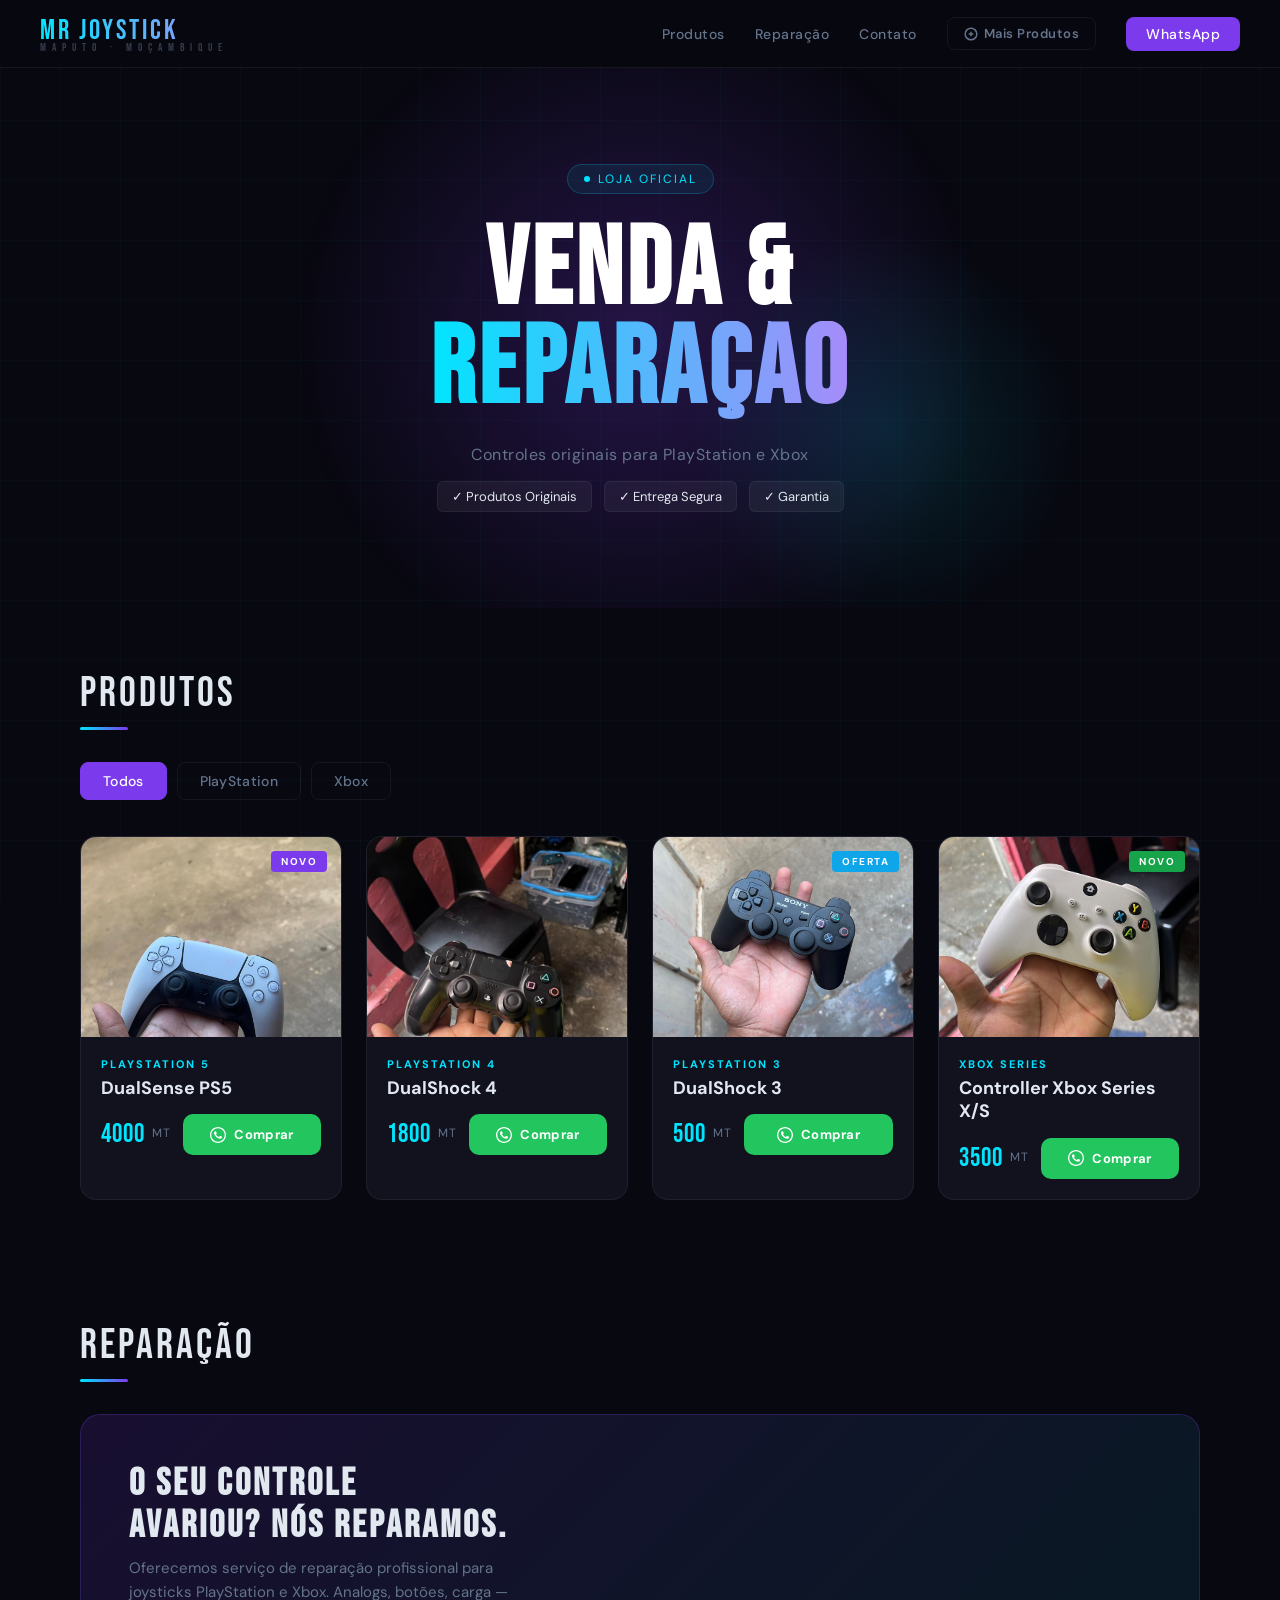
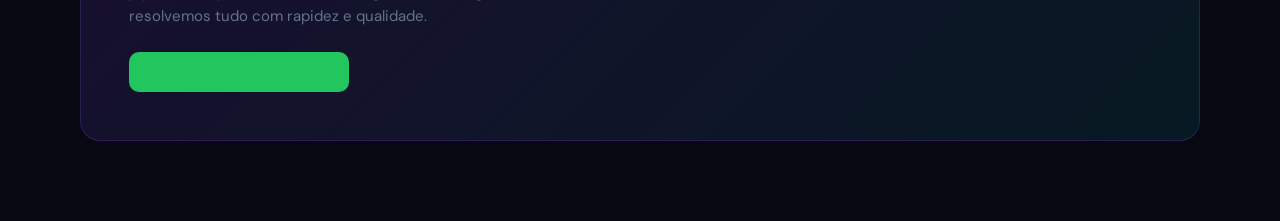
<file: index.html>
<!doctype html>
<html lang="pt">
<head>
<meta charset="utf-8" />
<meta name="viewport" content="width=device-width,initial-scale=1" />
<title>MR JOYSTICK — Loja Profissional</title>
<link href="https://fonts.googleapis.com/css2?family=Bebas+Neue&family=DM+Sans:wght@300;400;500;700&display=swap" rel="stylesheet">
<link rel="stylesheet" href="styles.css">
</head>
<script src="script.js"></script>
<body>

<header>
  <div class="logo">
    MR JOYSTICK
    <span>MAPUTO · MOÇAMBIQUE</span>
  </div>
  <nav>
    <a href="#produtos" class="main-only">Produtos</a>
    <a href="#reparacao" class="main-only">Reparação</a>
    <a href="#contato" class="main-only">Contato</a>
    <button class="extras-nav-btn" onclick="toggleExtras()" id="extras-btn">
      <svg width="14" height="14" viewBox="0 0 24 24" fill="none" stroke="currentColor" stroke-width="2.5"><circle cx="12" cy="12" r="10"/><line x1="12" y1="8" x2="12" y2="16"/><line x1="8" y1="12" x2="16" y2="12"/></svg>
      Mais Produtos
    </button>
    <a href="https://wa.me/258876709289" class="nav-cta" target="_blank">WhatsApp</a>
  </nav>
</header>

<div id="page-main">

  <section class="hero">
    <div class="hero-glow"></div>
    <div class="hero-glow2"></div>
    <div class="hero-content">
      <div class="hero-badge">LOJA OFICIAL</div>
      <h1>
        <span class="line1">VENDA &</span>
        <span class="line2">REPARAÇÃO</span>
      </h1>
      <p class="hero-sub">Controles originais para PlayStation e Xbox</p>
      <div class="hero-pills">
        <span class="pill">✓ Produtos Originais</span>
        <span class="pill">✓ Entrega Segura</span>
        <span class="pill">✓ Garantia</span>
      </div>
    </div>
  </section>

  <section id="produtos">
    <div class="section">
      <div class="section-title">Produtos</div>
      <div class="section-line"></div>
      <div class="filters">
        <button class="filter-btn active" onclick="filtrar('all', this)">Todos</button>
        <button class="filter-btn" onclick="filtrar('ps', this)">PlayStation</button>
        <button class="filter-btn" onclick="filtrar('xbox', this)">Xbox</button>
      </div>
      <div class="card-grid" id="lista">

        <div class="card" data-cat="ps">
          <img class="card-img" src="WhatsApp Image 2026-04-23 at 23.48.47.jpeg" alt="PS5" onerror="this.style.display='none'; this.nextElementSibling.style.display='flex';">
          <div class="card-img-placeholder" style="display:none;">🎮</div>
          <span class="card-badge">NOVO</span>
          <div class="card-body">
            <span class="card-tag">PLAYSTATION 5</span>
            <h3>DualSense PS5</h3>
            <div class="card-footer">
              <div class="price">4000 <sub>MT</sub></div>
              <a href="#" onclick="comprar('DualSense PS5 — 4000MT'); return false;" class="btn-buy">
                <svg width="16" height="16" viewBox="0 0 24 24" fill="currentColor"><path d="M17.472 14.382c-.297-.149-1.758-.867-2.03-.967-.273-.099-.471-.148-.67.15-.197.297-.767.966-.94 1.164-.173.199-.347.223-.644.075-.297-.15-1.255-.463-2.39-1.475-.883-.788-1.48-1.761-1.653-2.059-.173-.297-.018-.458.13-.606.134-.133.298-.347.446-.52.149-.174.198-.298.298-.497.099-.198.05-.371-.025-.52-.075-.149-.669-1.612-.916-2.207-.242-.579-.487-.5-.669-.51-.173-.008-.371-.01-.57-.01-.198 0-.52.074-.792.372-.272.297-1.04 1.016-1.04 2.479 0 1.462 1.065 2.875 1.213 3.074.149.198 2.096 3.2 5.077 4.487.709.306 1.262.489 1.694.625.712.227 1.36.195 1.871.118.571-.085 1.758-.719 2.006-1.413.248-.694.248-1.289.173-1.413-.074-.124-.272-.198-.57-.347z"/><path d="M12 0C5.373 0 0 5.373 0 12s5.373 12 12 12 12-5.373 12-12S18.627 0 12 0zm0 22C6.486 22 2 17.514 2 12S6.486 2 12 2s10 4.486 10 10-4.486 10-10 10z"/></svg>
                Comprar
              </a>
            </div>
          </div>
        </div>

        <div class="card" data-cat="ps">
          <img class="card-img" src="WhatsApp Image 2026-04-23 at 23.48.47 (2).jpeg" alt="PS4" onerror="this.style.display='none'; this.nextElementSibling.style.display='flex';">
          <div class="card-img-placeholder" style="display:none;">🎮</div>
          <div class="card-body">
            <span class="card-tag">PLAYSTATION 4</span>
            <h3>DualShock 4</h3>
            <div class="card-footer">
              <div class="price">1800 <sub>MT</sub></div>
              <a href="#" onclick="comprar('DualShock PS4 — 1800MT'); return false;" class="btn-buy">
                <svg width="16" height="16" viewBox="0 0 24 24" fill="currentColor"><path d="M17.472 14.382c-.297-.149-1.758-.867-2.03-.967-.273-.099-.471-.148-.67.15-.197.297-.767.966-.94 1.164-.173.199-.347.223-.644.075-.297-.15-1.255-.463-2.39-1.475-.883-.788-1.48-1.761-1.653-2.059-.173-.297-.018-.458.13-.606.134-.133.298-.347.446-.52.149-.174.198-.298.298-.497.099-.198.05-.371-.025-.52-.075-.149-.669-1.612-.916-2.207-.242-.579-.487-.5-.669-.51-.173-.008-.371-.01-.57-.01-.198 0-.52.074-.792.372-.272.297-1.04 1.016-1.04 2.479 0 1.462 1.065 2.875 1.213 3.074.149.198 2.096 3.2 5.077 4.487.709.306 1.262.489 1.694.625.712.227 1.36.195 1.871.118.571-.085 1.758-.719 2.006-1.413.248-.694.248-1.289.173-1.413-.074-.124-.272-.198-.57-.347z"/><path d="M12 0C5.373 0 0 5.373 0 12s5.373 12 12 12 12-5.373 12-12S18.627 0 12 0zm0 22C6.486 22 2 17.514 2 12S6.486 2 12 2s10 4.486 10 10-4.486 10-10 10z"/></svg>
                Comprar
              </a>
            </div>
          </div>
        </div>

        <div class="card" data-cat="ps">
          <img class="card-img" src="WhatsApp Image 2026-04-23 at 23.48.47 (1).jpeg" alt="PS3" onerror="this.style.display='none'; this.nextElementSibling.style.display='flex';">
          <div class="card-img-placeholder" style="display:none;">🎮</div>
          <span class="card-badge" style="background:#0ea5e9;">OFERTA</span>
          <div class="card-body">
            <span class="card-tag">PLAYSTATION 3</span>
            <h3>DualShock 3</h3>
            <div class="card-footer">
              <div class="price">500 <sub>MT</sub></div>
              <a href="#" onclick="comprar('DualShock PS3 — 500MT'); return false;" class="btn-buy">
                <svg width="16" height="16" viewBox="0 0 24 24" fill="currentColor"><path d="M17.472 14.382c-.297-.149-1.758-.867-2.03-.967-.273-.099-.471-.148-.67.15-.197.297-.767.966-.94 1.164-.173.199-.347.223-.644.075-.297-.15-1.255-.463-2.39-1.475-.883-.788-1.48-1.761-1.653-2.059-.173-.297-.018-.458.13-.606.134-.133.298-.347.446-.52.149-.174.198-.298.298-.497.099-.198.05-.371-.025-.52-.075-.149-.669-1.612-.916-2.207-.242-.579-.487-.5-.669-.51-.173-.008-.371-.01-.57-.01-.198 0-.52.074-.792.372-.272.297-1.04 1.016-1.04 2.479 0 1.462 1.065 2.875 1.213 3.074.149.198 2.096 3.2 5.077 4.487.709.306 1.262.489 1.694.625.712.227 1.36.195 1.871.118.571-.085 1.758-.719 2.006-1.413.248-.694.248-1.289.173-1.413-.074-.124-.272-.198-.57-.347z"/><path d="M12 0C5.373 0 0 5.373 0 12s5.373 12 12 12 12-5.373 12-12S18.627 0 12 0zm0 22C6.486 22 2 17.514 2 12S6.486 2 12 2s10 4.486 10 10-4.486 10-10 10z"/></svg>
                Comprar
              </a>
            </div>
          </div>
        </div>

        <div class="card" data-cat="xbox">
          <img class="card-img" src="WhatsApp Image 2026-04-24 at 00.13.29.jpeg" alt="Xbox" onerror="this.style.display='none'; this.nextElementSibling.style.display='flex';">
          <div class="card-img-placeholder" style="display:none;">🎮</div>
          <span class="card-badge" style="background:#16a34a;">NOVO</span>
          <div class="card-body">
            <span class="card-tag">XBOX SERIES</span>
            <h3>Controller Xbox Series X/S</h3>
            <div class="card-footer">
              <div class="price">3500 <sub>MT</sub></div>
              <a href="#" onclick="comprar('Controller Xbox Series — 3500MT'); return false;" class="btn-buy">
                <svg width="16" height="16" viewBox="0 0 24 24" fill="currentColor"><path d="M17.472 14.382c-.297-.149-1.758-.867-2.03-.967-.273-.099-.471-.148-.67.15-.197.297-.767.966-.94 1.164-.173.199-.347.223-.644.075-.297-.15-1.255-.463-2.39-1.475-.883-.788-1.48-1.761-1.653-2.059-.173-.297-.018-.458.13-.606.134-.133.298-.347.446-.52.149-.174.198-.298.298-.497.099-.198.05-.371-.025-.52-.075-.149-.669-1.612-.916-2.207-.242-.579-.487-.5-.669-.51-.173-.008-.371-.01-.57-.01-.198 0-.52.074-.792.372-.272.297-1.04 1.016-1.04 2.479 0 1.462 1.065 2.875 1.213 3.074.149.198 2.096 3.2 5.077 4.487.709.306 1.262.489 1.694.625.712.227 1.36.195 1.871.118.571-.085 1.758-.719 2.006-1.413.248-.694.248-1.289.173-1.413-.074-.124-.272-.198-.57-.347z"/><path d="M12 0C5.373 0 0 5.373 0 12s5.373 12 12 12 12-5.373 12-12S18.627 0 12 0zm0 22C6.486 22 2 17.514 2 12S6.486 2 12 2s10 4.486 10 10-4.486 10-10 10z"/></svg>
                Comprar
              </a>
            </div>
          </div>
        </div>

      </div>
    </div>
  </section>

  <section id="reparacao">
    <div class="section">
      <div class="section-title">Reparação</div>
      <div class="section-line"></div>
      <div class="repair-banner">
        <div class="repair-text">
          <h2>O seu controle<br>avariou? Nós reparamos.</h2>
          <p>Oferecemos serviço de reparação profissional para joysticks PlayStation e Xbox. Analogs, botões, carga — resolvemos tudo com rapidez e qualidade.</p>
          <a href="https://wa.me/258876709289?text=Olá%2C%20preciso%20de%20reparação%20de%20controle." target="_blank" class="btn-buy" style="margin-top:24px;max-width:220px;">
            <svg width="16" height="16" viewBox="0 0 24 24" fill="currentColor"><path d="M17.472 14.382c-.297-.149-1.758-.867-2.03-.967-.273-.099-.471-.148-.67.15-.197.297-.767.966-.94 1.164-.173.199-.347.223-.644.075-.297-.15-1.255-.463-2.39-1.475-.883-.788-1.48-1.761-1.653-2.059-.173-.297-.018-.458.13
</file>
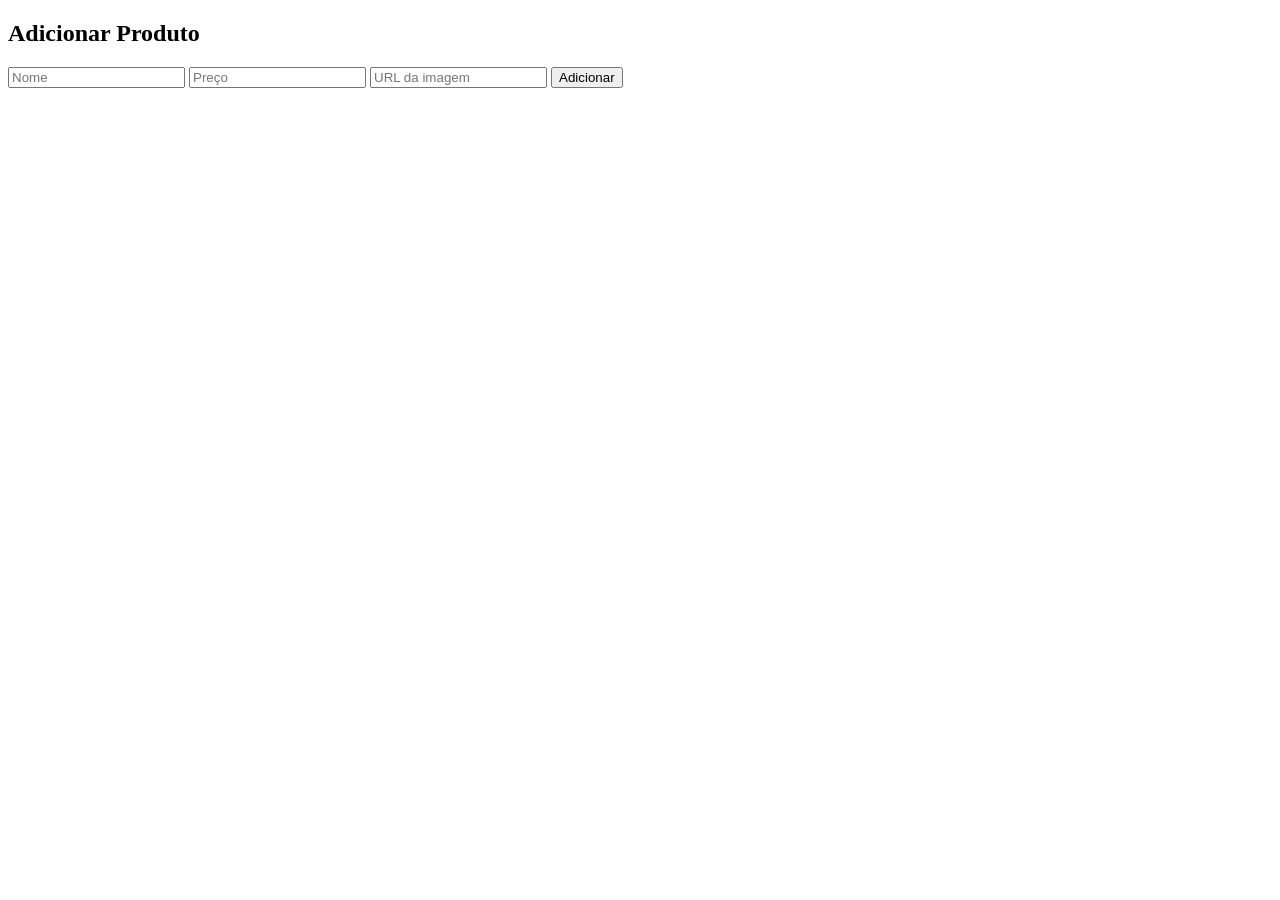
<file: admin.html>
<!DOCTYPE html>
<html>
<head>
<title>Admin</title>
</head>
<body>

<h2>Adicionar Produto</h2>

<form id="form">
<input type="text" id="nome" placeholder="Nome" required>
<input type="text" id="preco" placeholder="Preço" required>
<input type="text" id="imagem" placeholder="URL da imagem" required>
<button type="submit">Adicionar</button>
</form>

<script>
document.getElementById('form').addEventListener('submit', function(e){
 e.preventDefault();

 let produtos = JSON.parse(localStorage.getItem('produtos')) || [];

 produtos.push({
  nome: document.getElementById('nome').value,
  preco: document.getElementById('preco').value,
  imagem: document.getElementById('imagem').value
 });

 localStorage.setItem('produtos', JSON.stringify(produtos));

 alert('Produto adicionado!');
});
</script>

</body>
</html>
</file>
<file: styles.css>
:root {
  --bg: #080810;
  --surface: #0f0f1e;
  --card: #12121f;
  --border: rgba(255,255,255,0.06);
  --accent: #00e5ff;
  --accent2: #7c3aed;
  --green: #22c55e;
  --text: #e2e8f0;
  --muted: #64748b;
}

*, *::before, *::after { box-sizing: border-box; margin: 0; padding: 0; }

body {
  font-family: 'DM Sans', sans-serif;
  background: var(--bg);
  color: var(--text);
  overflow-x: hidden;
}

::-webkit-scrollbar { width: 6px; }
::-webkit-scrollbar-track { background: var(--bg); }
::-webkit-scrollbar-thumb { background: var(--accent2); border-radius: 3px; }

body::before {
  content: '';
  position: fixed;
  inset: 0;
  background-image:
    linear-gradient(rgba(0,229,255,0.03) 1px, transparent 1px),
    linear-gradient(90deg, rgba(0,229,255,0.03) 1px, transparent 1px);
  background-size: 60px 60px;
  pointer-events: none;
  z-index: 0;
}

header {
  position: sticky;
  top: 0;
  z-index: 100;
  background: rgba(8, 8, 16, 0.85);
  backdrop-filter: blur(20px);
  border-bottom: 1px solid var(--border);
  padding: 0 40px;
  height: 68px;
  display: flex;
  align-items: center;
  justify-content: space-between;
}

.logo {
  font-family: 'Bebas Neue', sans-serif;
  font-size: 28px;
  letter-spacing: 3px;
  background: linear-gradient(90deg, var(--accent), #a78bfa);
  -webkit-background-clip: text;
  -webkit-text-fill-color: transparent;
  background-clip: text;
}

.logo span {
  font-size: 11px;
  display: block;
  letter-spacing: 6px;
  opacity: 0.5;
  margin-top: -6px;
  background: none;
  -webkit-text-fill-color: var(--muted);
}

nav {
  display: flex;
  gap: 30px;
  align-items: center;
}

nav a {
  color: var(--muted);
  text-decoration: none;
  font-size: 14px;
  font-weight: 500;
  letter-spacing: 0.5px;
  transition: color 0.2s;
}
nav a:hover { color: var(--accent); }

.nav-cta {
  background: var(--accent2);
  color: white !important;
  padding: 8px 20px;
  border-radius: 8px;
  transition: opacity 0.2s !important;
}
.nav-cta:hover { opacity: 0.85; color: white !important; }

.hero {
  position: relative;
  min-height: 540px;
  display: flex;
  align-items: center;
  justify-content: center;
  text-align: center;
  overflow: hidden;
  padding: 80px 20px;
}

.hero-glow {
  position: absolute;
  width: 700px;
  height: 700px;
  border-radius: 50%;
  background: radial-gradient(circle, rgba(124,58,237,0.25) 0%, transparent 70%);
  top: 50%;
  left: 50%;
  transform: translate(-50%, -50%);
  pointer-events: none;
}

.hero-glow2 {
  position: absolute;
  width: 400px;
  height: 400px;
  border-radius: 50%;
  background: radial-gradient(circle, rgba(0,229,255,0.12) 0%, transparent 70%);
  top: 30%;
  right: 15%;
  pointer-events: none;
}

.hero-content { position: relative; z-index: 1; }

.hero-badge {
  display: inline-flex;
  align-items: center;
  gap: 8px;
  background: rgba(0,229,255,0.08);
  border: 1px solid rgba(0,229,255,0.2);
  border-radius: 100px;
  padding: 6px 16px;
  font-size: 12px;
  letter-spacing: 2px;
  color: var(--accent);
  margin-bottom: 28px;
  animation: fadeUp 0.6s ease both;
}

.hero-badge::before {
  content: '';
  width: 6px;
  height: 6px;
  background: var(--accent);
  border-radius: 50%;
  animation: pulse 2s infinite;
}

@keyframes pulse {
  0%, 100% { opacity: 1; transform: scale(1); }
  50% { opacity: 0.5; transform: scale(1.5); }
}

.hero h1 {
  font-family: 'Bebas Neue', sans-serif;
  font-size: clamp(56px, 10vw, 110px);
  line-height: 0.9;
  letter-spacing: 4px;
  animation: fadeUp 0.6s 0.1s ease both;
}

.hero h1 .line1 { display: block; color: white; }
.hero h1 .line2 {
  display: block;
  background: linear-gradient(90deg, var(--accent), #a78bfa, var(--accent));
  background-size: 200%;
  -webkit-background-clip: text;
  -webkit-text-fill-color: transparent;
  background-clip: text;
  animation: shimmer 4s linear infinite, fadeUp 0.6s 0.1s ease both;
}

@keyframes shimmer { 0% { background-position: 0%; } 100% { background-position: 200%; } }

.hero-sub {
  margin-top: 24px;
  color: var(--muted);
  font-size: 16px;
  letter-spacing: 0.5px;
  animation: fadeUp 0.6s 0.2s ease both;
}

.hero-pills {
  display: flex;
  gap: 12px;
  justify-content: center;
  flex-wrap: wrap;
  margin-top: 16px;
  animation: fadeUp 0.6s 0.3s ease both;
}

.pill {
  background: rgba(255,255,255,0.05);
  border: 1px solid var(--border);
  border-radius: 6px;
  padding: 6px 14px;
  font-size: 13px;
  color: var(--text);
}

@keyframes fadeUp {
  from { opacity: 0; transform: translateY(20px); }
  to { opacity: 1; transform: translateY(0); }
}

.section {
  position: relative;
  z-index: 1;
  padding: 60px 40px;
  max-width: 1200px;
  margin: 0 auto;
}

.section-title {
  font-family: 'Bebas Neue', sans-serif;
  font-size: 42px;
  letter-spacing: 3px;
  margin-bottom: 8px;
}

.section-line {
  width: 48px;
  height: 3px;
  background: linear-gradient(90deg, var(--accent), var(--accent2));
  border-radius: 2px;
  margin-bottom: 32px;
}

.filters {
  display: flex;
  gap: 10px;
  flex-wrap: wrap;
  margin-bottom: 36px;
}

.filter-btn {
  padding: 9px 22px;
  border: 1px solid var(--border);
  border-radius: 8px;
  background: transparent;
  color: var(--muted);
  cursor: pointer;
  font-family: 'DM Sans', sans-serif;
  font-size: 14px;
  font-weight: 500;
  transition: all 0.2s;
  letter-spacing: 0.3px;
}

.filter-btn:hover { border-color: var(--accent); color: var(--accent); }

.filter-btn.active {
  background: var(--accent2);
  border-color: var(--accent2);
  color: white;
}

.card-grid {
  display: grid;
  grid-template-columns: repeat(auto-fill, minmax(260px, 1fr));
  gap: 24px;
}

.card {
  background: var(--card);
  border: 1px solid var(--border);
  border-radius: 16px;
  overflow: hidden;
  transition: transform 0.3s, border-color 0.3s, box-shadow 0.3s;
  position: relative;
  animation: fadeUp 0.5s ease both;
}

.card:hover {
  transform: translateY(-6px);
  border-color: rgba(0,229,255,0.2);
  box-shadow: 0 20px 60px rgba(0,0,0,0.5), 0 0 30px rgba(0,229,255,0.05);
}

.card-img {
  width: 100%;
  height: 200px;
  object-fit: cover;
  background: linear-gradient(135deg, #1a1a2e 0%, #0f0f1e 100%);
  display: block;
}

.card-img-placeholder {
  width: 100%;
  height: 200px;
  background: linear-gradient(135deg, #1a1a2e 0%, #0f0f1e 100%);
  display: flex;
  align-items: center;
  justify-content: center;
  font-size: 48px;
}

.card-badge {
  position: absolute;
  top: 14px;
  right: 14px;
  background: var(--accent2);
  color: white;
  font-size: 10px;
  font-weight: 700;
  letter-spacing: 1.5px;
  padding: 4px 10px;
  border-radius: 4px;
}

.card-body { padding: 20px; }

.card-tag {
  font-size: 11px;
  letter-spacing: 2px;
  color: var(--accent);
  font-weight: 700;
  margin-bottom: 6px;
  display: block;
}

.card h3 {
  font-size: 18px;
  font-weight: 700;
  margin-bottom: 14px;
  line-height: 1.3;
}

.card-footer {
  display: flex;
  align-items: center;
  justify-content: space-between;
  gap: 12px;
}

.price {
  font-family: 'Bebas Neue', sans-serif;
  font-size: 26px;
  letter-spacing: 1px;
  color: var(--accent);
}

.price sub {
  font-family: 'DM Sans', sans-serif;
  font-size: 12px;
  color: var(--muted);
  vertical-align: middle;
  margin-left: 2px;
}

.btn-buy {
  flex: 1;
  background: var(--green);
  color: white;
  border: none;
  padding: 12px 16px;
  border-radius: 10px;
  font-family: 'DM Sans', sans-serif;
  font-size: 13px;
  font-weight: 700;
  cursor: pointer;
  display: flex;
  align-items: center;
  justify-content: center;
  gap: 8px;
  text-decoration: none;
  transition: all 0.2s;
  letter-spacing: 0.3px;
}

.btn-buy:hover { background: #16a34a; transform: scale(1.02); }
.btn-buy svg { flex-shrink: 0; }

.repair-banner {
  background: linear-gradient(135deg, rgba(124,58,237,0.15), rgba(0,229,255,0.08));
  border: 1px solid rgba(124,58,237,0.25);
  border-radius: 20px;
  padding: 48px;
  display: flex;
  align-items: center;
  justify-content: space-between;
  gap: 30px;
  flex-wrap: wrap;
  margin: 20px 0;
}

.repair-text h2 {
  font-family: 'Bebas Neue', sans-serif;
  font-size: 38px;
  letter-spacing: 3px;
  line-height: 1.1;
  margin-bottom: 10px;
}

.repair-text p {
  color: var(--muted);
  font-size: 15px;
  max-width: 420px;
  line-height: 1.6;
}

.repair-icon { font-size: 80px; line-height: 1; }

.contact-grid {
  display: grid;
  grid-template-columns: repeat(auto-fit, minmax(240px, 1fr));
  gap: 20px;
}

.contact-card {
  background: var(--card);
  border: 1px solid var(--border);
  border-radius: 14px;
  padding: 28px;
  text-align: center;
  transition: border-color 0.2s;
}

.contact-card:hover { border-color: rgba(0,229,255,0.2); }
.contact-card .icon { font-size: 36px; margin-bottom: 14px; }

.contact-card h4 {
  font-size: 13px;
  letter-spacing: 2px;
  color: var(--muted);
  margin-bottom: 8px;
}

.contact-card p { font-size: 18px; font-weight: 700; }

.contact-card a {
  display: inline-block;
  margin-top: 14px;
  background: var(--green);
  color: white;
  text-decoration: none;
  padding: 10px 24px;
  border-radius: 8px;
  font-size: 13px;
  font-weight: 700;
  transition: background 0.2s;
}
.contact-card a:hover { background: #16a34a; }

footer {
  position: relative;
  z-index: 1;
  border-top: 1px solid var(--border);
  padding: 30px 40px;
  display: flex;
  align-items: center;
  justify-content: space-between;
  flex-wrap: wrap;
  gap: 16px;
}

footer .logo-sm {
  font-family: 'Bebas Neue', sans-serif;
  font-size: 20px;
  letter-spacing: 3px;
  background: linear-gradient(90deg, var(--accent), #a78bfa);
  -webkit-background-clip: text;
  -webkit-text-fill-color: transparent;
  background-clip: text;
}

footer p { color: var(--muted); font-size: 13px; }

@media (max-width: 768px) {
  header { padding: 0 20px; }
  .section { padding: 40px 20px; }
  .hero { min-height: 400px; }
  .repair-banner { padding: 32px 24px; text-align: center; justify-content: center; }
  .repair-icon { display: none; }
  footer { flex-direction: column; text-align: center; }
  nav .nav-cta { display: none; }
}

.card.hidden { display: none; }

#page-main { display: block; }
#page-extras { display: none; }

.extras-nav-btn {
  background: transparent;
  border: 1px solid var(--border);
  color: var(--muted);
  padding: 7px 16px;
  border-radius: 8px;
  font-family: 'DM Sans', sans-serif;
  font-size: 13px;
  font-weight: 600;
  cursor: pointer;
  letter-spacing: 0.5px;
  transition: all 0.2s;
  display: flex;
  align-items: center;
  gap: 6px;
}
.extras-nav-btn:hover { border-color: var(--accent); color: var(--accent); }
.extras-nav-btn.on { background: var(--accent); border-color: var(--accent); color: #000; }

.back-btn {
  display: inline-flex;
  align-items: center;
  gap: 8px;
  background: transparent;
  border: 1px solid var(--border);
  color: var(--muted);
  padding: 9px 20px;
  border-radius: 8px;
  font-family: 'DM Sans', sans-serif;
  font-size: 14px;
  font-weight: 500;
  cursor: pointer;
  margin-bottom: 32px;
  transition: all 0.2s;
}
.back-btn:hover { border-color: var(--accent); color: var(--accent); }

.extras-hero {
  background: linear-gradient(135deg, rgba(0,229,255,0.06), rgba(124,58,237,0.1));
  border: 1px solid rgba(0,229,255,0.1);
  border-radius: 16px;
  padding: 36px 40px;
  margin-bottom: 36px;
  display: flex;
  align-items: center;
  gap: 20px;
}
.extras-hero-icon { font-size: 48px; }
.extras-hero h2 {
  font-family: 'Bebas Neue', sans-serif;
  font-size: 32px;
  letter-spacing: 2px;
  margin-bottom: 4px;
}
.extras-hero p { color: var(--muted); font-size: 14px; }
</file>
